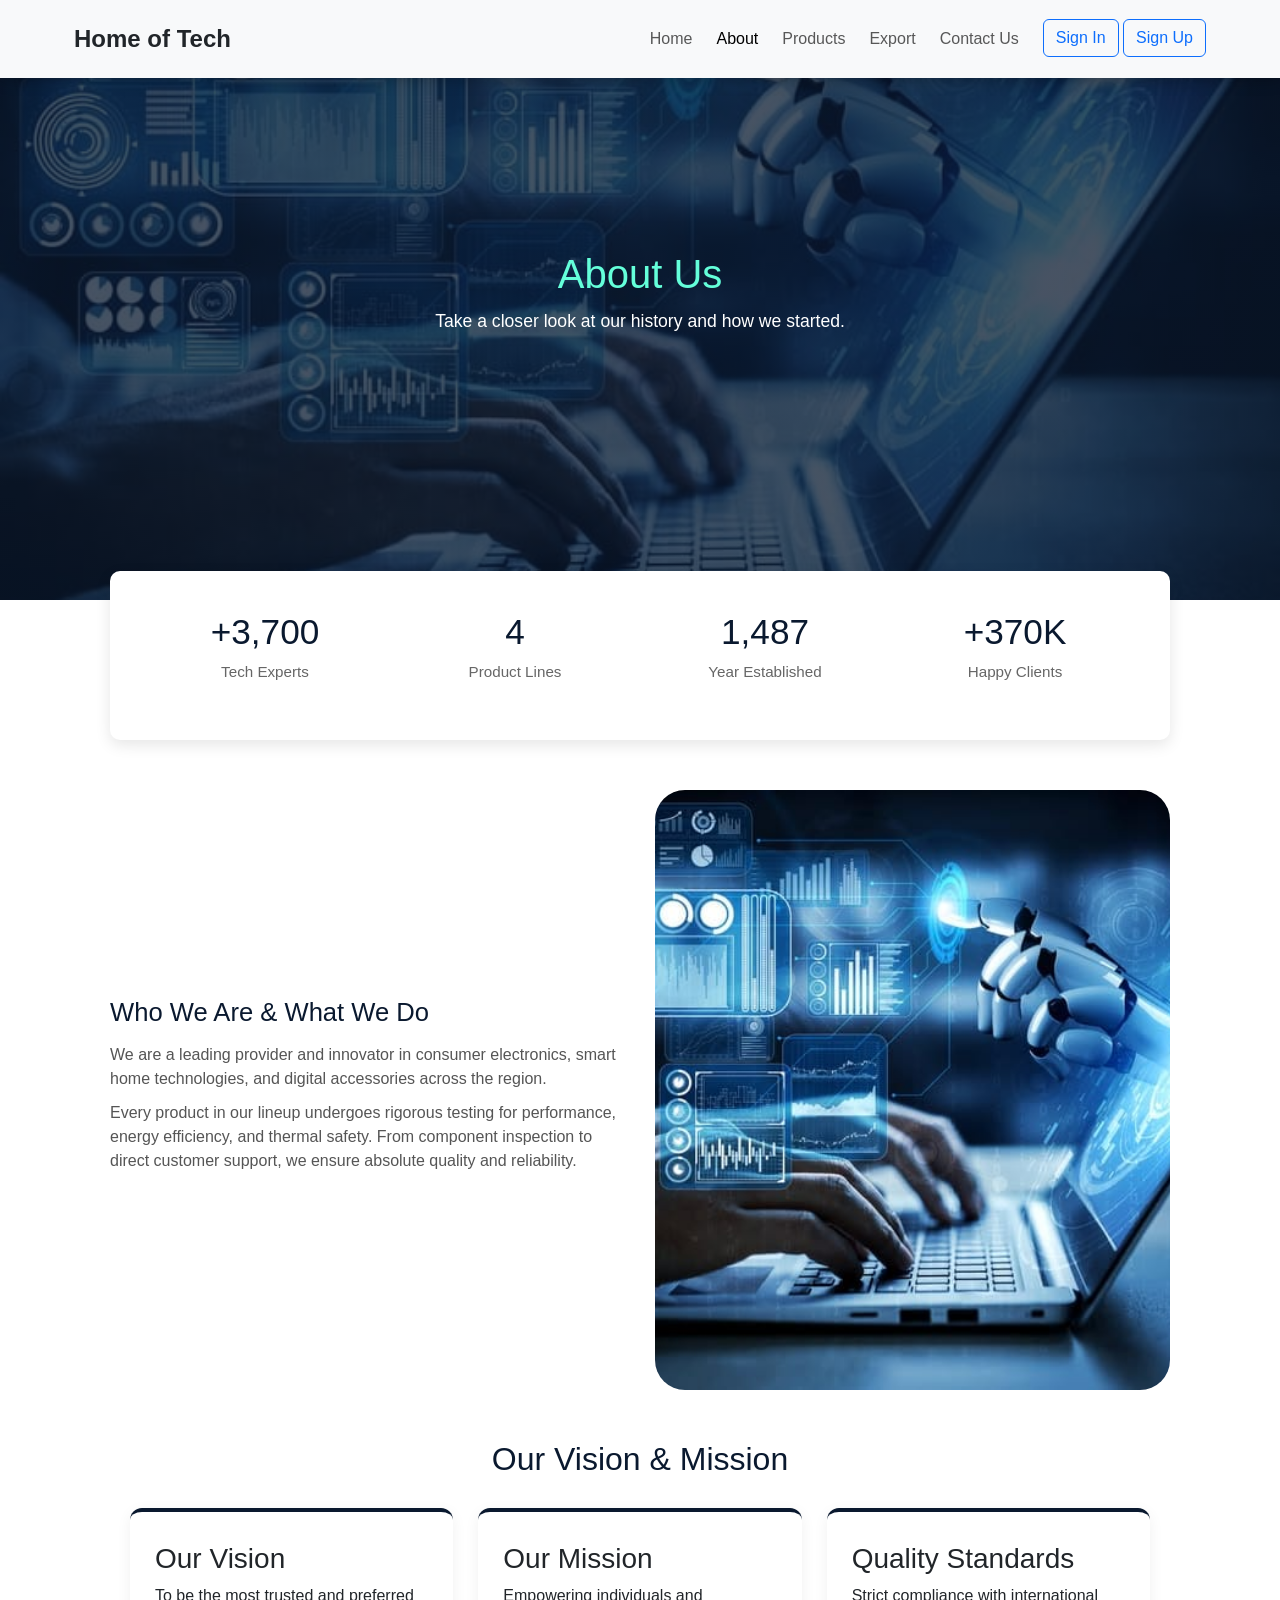
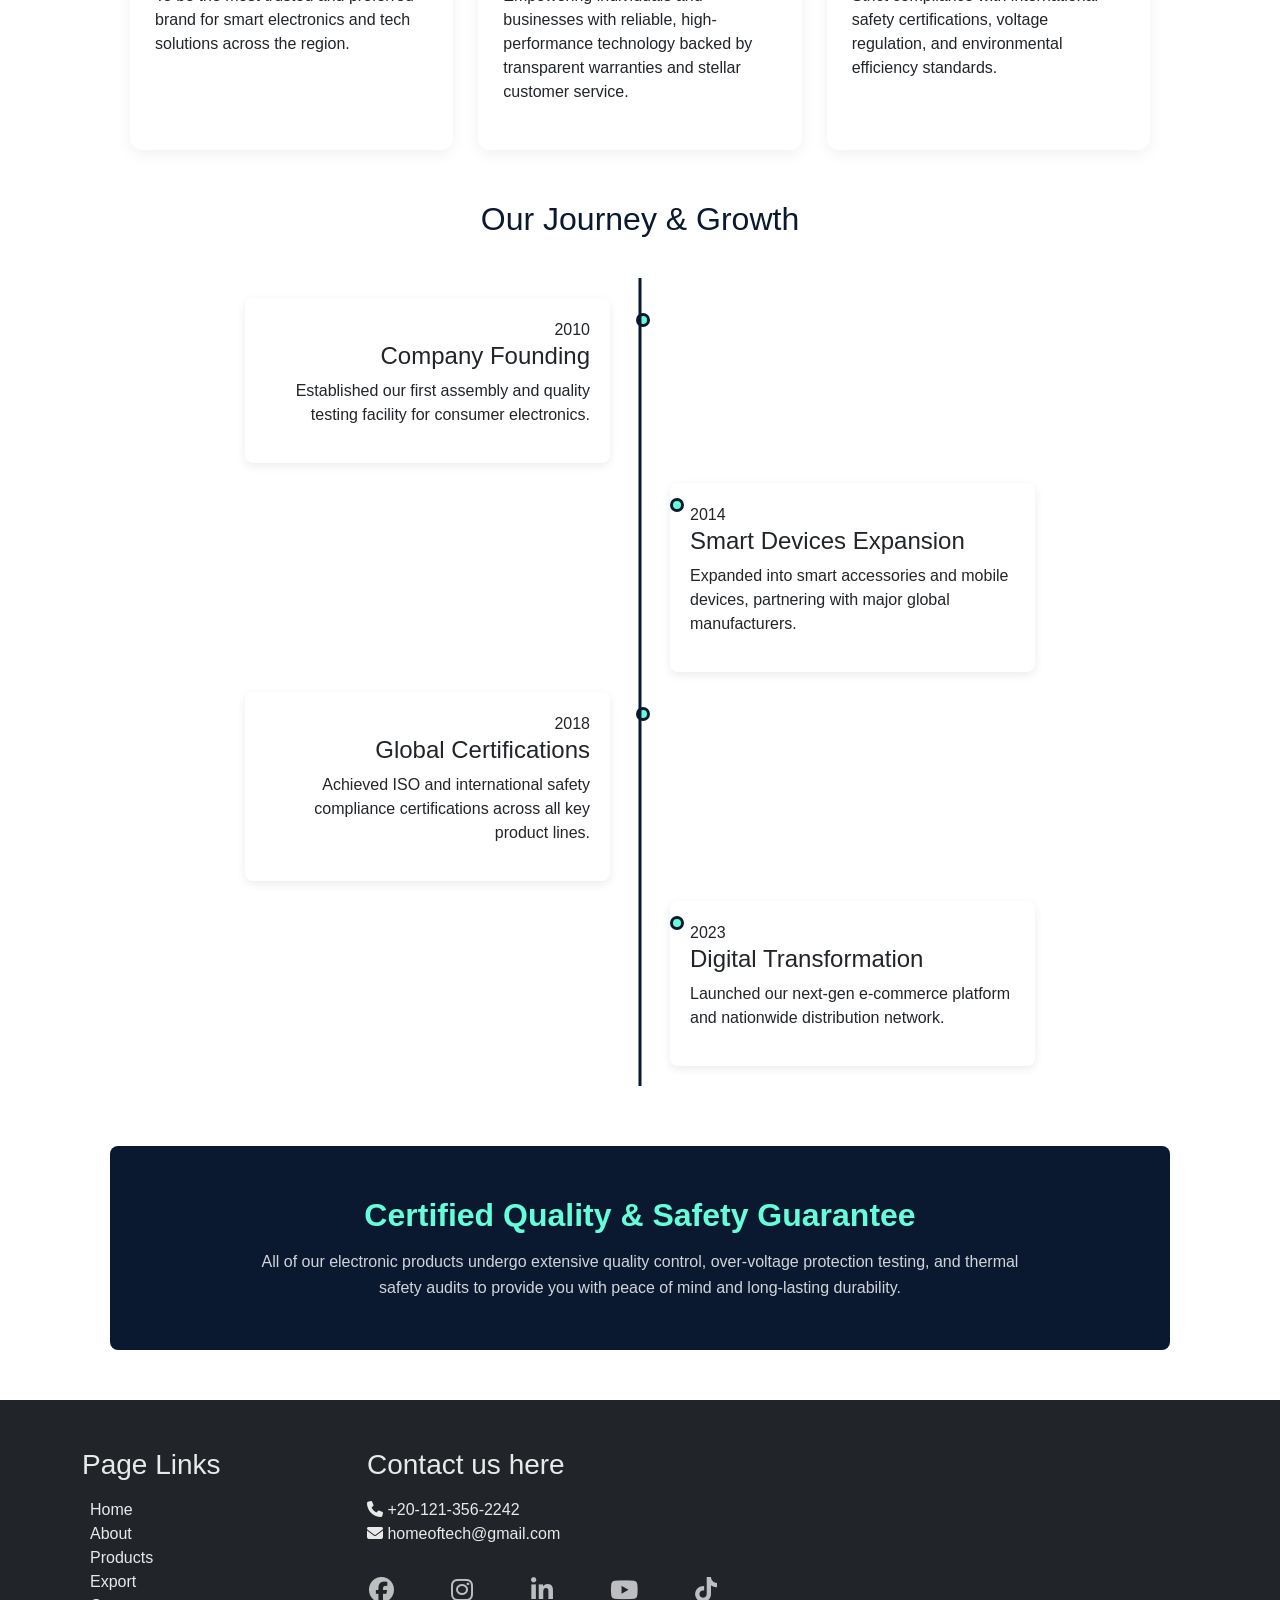
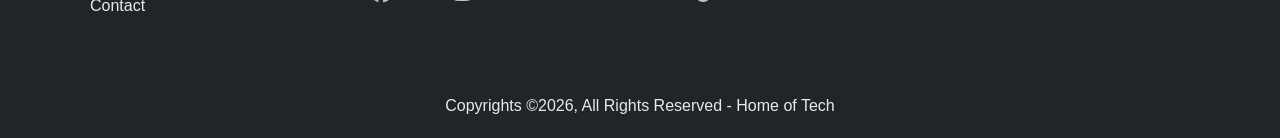
<file: html/about.html>
<!DOCTYPE html>
<html lang="en">

<head>
    <meta charset="UTF-8">
    <meta name="viewport" content="width=device-width, initial-scale=1.0">
    <title>About Us</title>
    <link rel="stylesheet" href="https://cdnjs.cloudflare.com/ajax/libs/font-awesome/6.5.1/css/all.min.css">
    <link rel="stylesheet" href="../css/about.css">
    <link rel="stylesheet" href="../css/general.css">
    <link rel="stylesheet" href="../css/bootstrap.min.css">
</head>

<body>
    <header>
        <!-- nav -->
        <nav class="navbar navbar-expand-lg bg-body-tertiary position-fixed 
        top-0 start-0 end-0 z-20 shadow-md">
            <div class="container p-2 px-1">
                <a href="../index.html" class="navbar-brand fw-bold text-dark fs-4 ">Home of Tech</a>
                <button class="navbar-toggler" type="button" data-bs-toggle="collapse" data-bs-target="#navContent">
                    <span class="navbar-toggler-icon"></span>
                </button>

                <div class="collapse navbar-collapse" id="navContent">
                    <ul class="navbar-nav gap-4 ms-auto ps-3">
                        <li class="nav-item">
                            <a href="../index.html" class="nav-link px-0 px-0">Home</a>
                        </li>

                        <li class="nav-item">
                            <a href="../html/about.html" class="nav-link px-0 active">About</a>
                        </li>

                        <li class="nav-item">
                            <a href="../html/products.html" class="nav-link px-0">Products</a>
                        </li>

                        <li class="nav-item">
                            <a href="../html/export.html" class="nav-link px-0">Export</a>
                        </li>

                        <li class="nav-item">
                            <a href="../html/contact.html" class="nav-link px-0">Contact Us</a>
                        </li>

                        <li class="nav-item" id="buttons">
                            <a href="../html/login.html" class="text-decoration-none">
                                <button class="btn btn-outline-primary">Sign In</button>
                            </a>

                            <a href="../html/register.html" class="text-decoration-none">
                                <button class="btn btn-outline-primary">Sign Up</button>
                            </a>
                        </li>

                        <li class="userInfo d-none"></li>
                    </ul>
                </div>
            </div>
        </nav>
    </header>

    <!-- main banner -->
    <div class="main-banner">
        <div class="banner-text">
            <h1>About Us</h1>
            <p>Take a closer look at our history and how we started.</p>
        </div>
    </div>

    <div class="page-container">

        <!-- numbers section -->
        <div class="numbers-box">
            <div class="num-item">
                <h3>+5,000</h3>
                <p>Tech Experts</p>
            </div>
            <div class="num-item">
                <h3>6</h3>
                <p>Product Lines</p>
            </div>
            <div class="num-item">
                <h3>2010</h3>
                <p>Year Established</p>
            </div>
            <div class="num-item">
                <h3>+500K</h3>
                <p>Happy Clients</p>
            </div>
        </div>

        <!-- about section -->
        <div class="about-flex">
            <div class="about-info">
                <h3>Who We Are & What We Do</h3>
                <p>We are a leading provider and innovator in consumer electronics, smart home technologies, and digital
                    accessories across the region.</p>
                <p>Every product in our lineup undergoes rigorous testing for performance, energy efficiency, and
                    thermal safety. From component inspection to direct customer support, we ensure absolute quality and
                    reliability.</p>
            </div>
            <div class="about-img">
                <img src="../images/aboutimg.jpeg" alt="about us image">
            </div>
        </div>

        <!-- vision section -->
        <div class="title-center">
            <h2>Our Vision & Mission</h2>
        </div>

        <div class="cards-wrapper">
            <div class="box-card">
                <h3>Our Vision</h3>
                <p>To be the most trusted and preferred brand for smart electronics and tech solutions across the
                    region.</p>
            </div>
            <div class="box-card">
                <h3>Our Mission</h3>
                <p>Empowering individuals and businesses with reliable, high-performance technology backed by
                    transparent warranties and stellar customer service.</p>
            </div>
            <div class="box-card">
                <h3>Quality Standards</h3>
                <p>Strict compliance with international safety certifications, voltage regulation, and environmental
                    efficiency standards.</p>
            </div>
        </div>

        <!-- timeline -->
        <div class="title-center">
            <h2>Our Journey & Growth</h2>
        </div>

        <div class="history-timeline">
            <div class="timeline-box left">
                <div class="box-content">
                    <span class="year-tag">2010</span>
                    <h4>Company Founding</h4>
                    <p>Established our first assembly and quality testing facility for consumer electronics.</p>
                </div>
            </div>

            <div class="timeline-box right">
                <div class="box-content">
                    <span class="year-tag">2014</span>
                    <h4>Smart Devices Expansion</h4>
                    <p>Expanded into smart accessories and mobile devices, partnering with major global manufacturers.
                    </p>
                </div>
            </div>

            <div class="timeline-box left">
                <div class="box-content">
                    <span class="year-tag">2018</span>
                    <h4>Global Certifications</h4>
                    <p>Achieved ISO and international safety compliance certifications across all key product lines.</p>
                </div>
            </div>

            <div class="timeline-box right">
                <div class="box-content">
                    <span class="year-tag">2023</span>
                    <h4>Digital Transformation</h4>
                    <p>Launched our next-gen e-commerce platform and nationwide distribution network.</p>
                </div>
            </div>
        </div>

        <!-- bottom banner -->
        <div class="bottom-box">
            <h3>Certified Quality & Safety Guarantee</h3>
            <p>All of our electronic products undergo extensive quality control, over-voltage protection testing, and
                thermal safety audits to provide you with peace of mind and long-lasting durability.</p>
        </div>
    </div>

    <!-- footer -->
    <!-- footer -->
    <footer class="bg-dark">
        <div class="container py-5">
            <div class="row">
                <div class="links col-md-3">
                    <h3>Page Links</h3>
                    <ul class="p-2">
                        <li><a href="../index.html">Home</a></li>
                        <li><a href="../html/about.html">About</a></li>
                        <li><a href="../html/products.html">Products</a></li>
                        <li><a href="../html/export.html">Export</a></li>
                        <li><a href="../html/contact.html">Contact</a></li>
                    </ul>
                </div>

                <div class="col-md-3 d-flex flex-column contact">
                    <h3>Contact us here</h3>
                    <ul class="ps-0 py-2">
                        <li>
                            <i class="fa-solid fa-phone"></i>
                            <span>+20-121-356-2242<span>
                        </li>
                        <li>
                            <i class="fa-solid fa-envelope"></i>
                            <span>homeoftech@gmail.com</span>
                        </li>
                    </ul>
                    <div class="icons gap-2 d-flex justify-content-lg-between">
                        <a href="#"><i class="fa-brands fa-facebook"></i></a>
                        <a href="#"><i class="fa-brands fa-instagram"></i></a>
                        <a href="#"><i class="fa-brands fa-linkedin-in"></i></a>
                        <a href="#"><i class="fa-brands fa-youtube"></i></a>
                        <a href="#"><i class="fa-brands fa-tiktok"></i></a>
                    </div>
                </div>
            </div>
        </div>
        <p class="copy py-1">Copyrights &copy;2026, All Rights Reserved - Home of Tech</p>
    </footer>

    <script src="../js/about.js"></script>
    <script src="../js/user.js"></script>
    <script src="../js/bootstrap.bundle.min.js"></script>
</body>

</html>
</file>
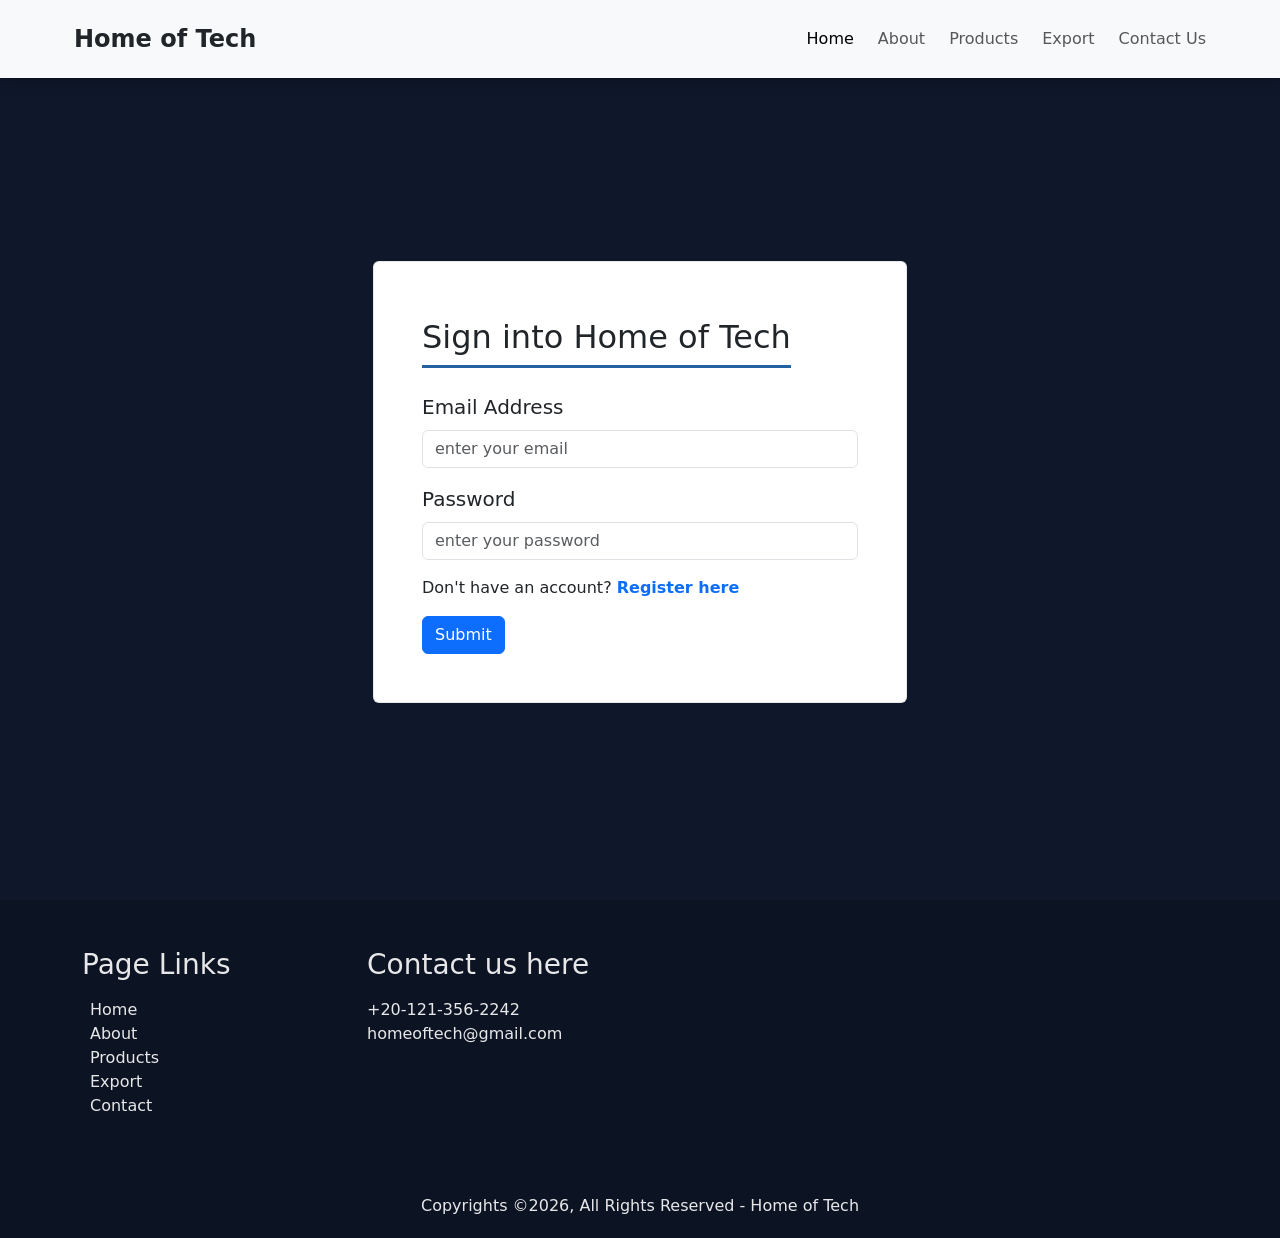
<file: html/login.html>
<!DOCTYPE html>
<html lang="en">

<head>
    <meta charset="UTF-8">
    <meta name="viewport" content="width=device-width, initial-scale=1.0">
    <link rel="stylesheet" href="../css/bootstrap.min.css">
    <link rel="stylesheet" href="../css/general.css">
    <title>Login</title>
</head>

<body style="background-color: #0f172a;">
    <header>
        <nav class="navbar navbar-expand-lg bg-body-tertiary position-fixed 
        top-0 start-0 end-0 z-20 shadow-md">
            <div class="container p-2 px-1">
                <a href="../index.html" class="navbar-brand fw-bold text-dark fs-4 ">Home of Tech</a>
                <button class="navbar-toggler" type="button" data-bs-toggle="collapse" data-bs-target="#navContent">
                    <span class="navbar-toggler-icon"></span>
                </button>

                <div class="collapse navbar-collapse" id="navContent">
                    <ul class="navbar-nav gap-4 ms-auto ps-3">
                        <li class="nav-item">
                            <a href="../index.html" class="nav-link px-0 px-0 active">Home</a>
                        </li>

                        <li class="nav-item">
                            <a href="../html/about.html" class="nav-link px-0">About</a>
                        </li>

                        <li class="nav-item">
                            <a href="../html/products.html" class="nav-link px-0">Products</a>
                        </li>

                        <li class="nav-item">
                            <a href="../html/export.html" class="nav-link px-0">Export</a>
                        </li>

                        <li class="nav-item">
                            <a href="../html/contact.html" class="nav-link px-0">Contact Us</a>
                        </li>
                    </ul>
                </div>
            </div>
        </nav>
    </header>

    <!-- form container -->
    <div class="container d-flex flex-row justify-content-center align-items-center min-vh-100 pt-5">
        <div class="row w-100 justify-content-center">
            <div class="col-12 col-md-8 col-lg-6">
                <form id="form"
                    class="mt-3 border border-1 border-dark border-opacity-10 p-3 p-md-5 rounded-2 bg-white">
                    <h1 class="fs-2 py-2 border-bottom-myPrim w-fit mb-4">Sign into Home of Tech</h1>
                    <div class="mb-3">
                        <label for="email" class="form-label text-dark fs-5">Email Address</label>
                        <input type="email" class="form-control" id="email" placeholder="enter your email">
                    </div>
                    <div class="mb-3">
                        <label for="password" class="form-label fs-5">Password</label>
                        <input type="password" class="form-control" id="password" placeholder="enter your password">
                    </div>
                    <p id="formError" class="text-danger"></p>
                    <p>Don't have an account? <a href="../html/register.html"
                            class="fw-bold text-decoration-none">Register here</a></p>
                    <button type="submit" class="btn btn-primary">Submit</button>
                </form>
            </div>
        </div>
    </div>

    <!-- footer -->
    <footer style="background-color: #0c1322;">
        <div class="container py-5">
            <div class="row">
                <div class="links col-md-3">
                    <h3>Page Links</h3>
                    <ul class="p-2">
                        <li><a href="../index.html">Home</a></li>
                        <li><a href="../html/about.html">About</a></li>
                        <li><a href="../html/products.html">Products</a></li>
                        <li><a href="../html/export.html">Export</a></li>
                        <li><a href="../html/contact.html">Contact</a></li>
                    </ul>
                </div>

                <div class="col-md-3 d-flex flex-column contact">
                    <h3>Contact us here</h3>
                    <ul class="ps-0 py-2">
                        <li>
                            <i class="fa-solid fa-phone"></i>
                            <span>+20-121-356-2242<span>
                        </li>
                        <li>
                            <i class="fa-solid fa-envelope"></i>
                            <span>homeoftech@gmail.com</span>
                        </li>
                    </ul>
                    <div class="icons gap-2 d-flex justify-content-lg-between">
                        <a href="#"><i class="fa-brands fa-facebook"></i></a>
                        <a href="#"><i class="fa-brands fa-instagram"></i></a>
                        <a href="#"><i class="fa-brands fa-linkedin-in"></i></a>
                        <a href="#"><i class="fa-brands fa-youtube"></i></a>
                        <a href="#"><i class="fa-brands fa-tiktok"></i></a>
                    </div>
                </div>
            </div>
        </div>
        <p class="copy py-1">Copyrights &copy;2026, All Rights Reserved - Home of Tech</p>
    </footer>

    <script src="../js/login.js"></script>
    <script src="../js/bootstrap.bundle.min.js"></script>
</body>

</html>
</file>
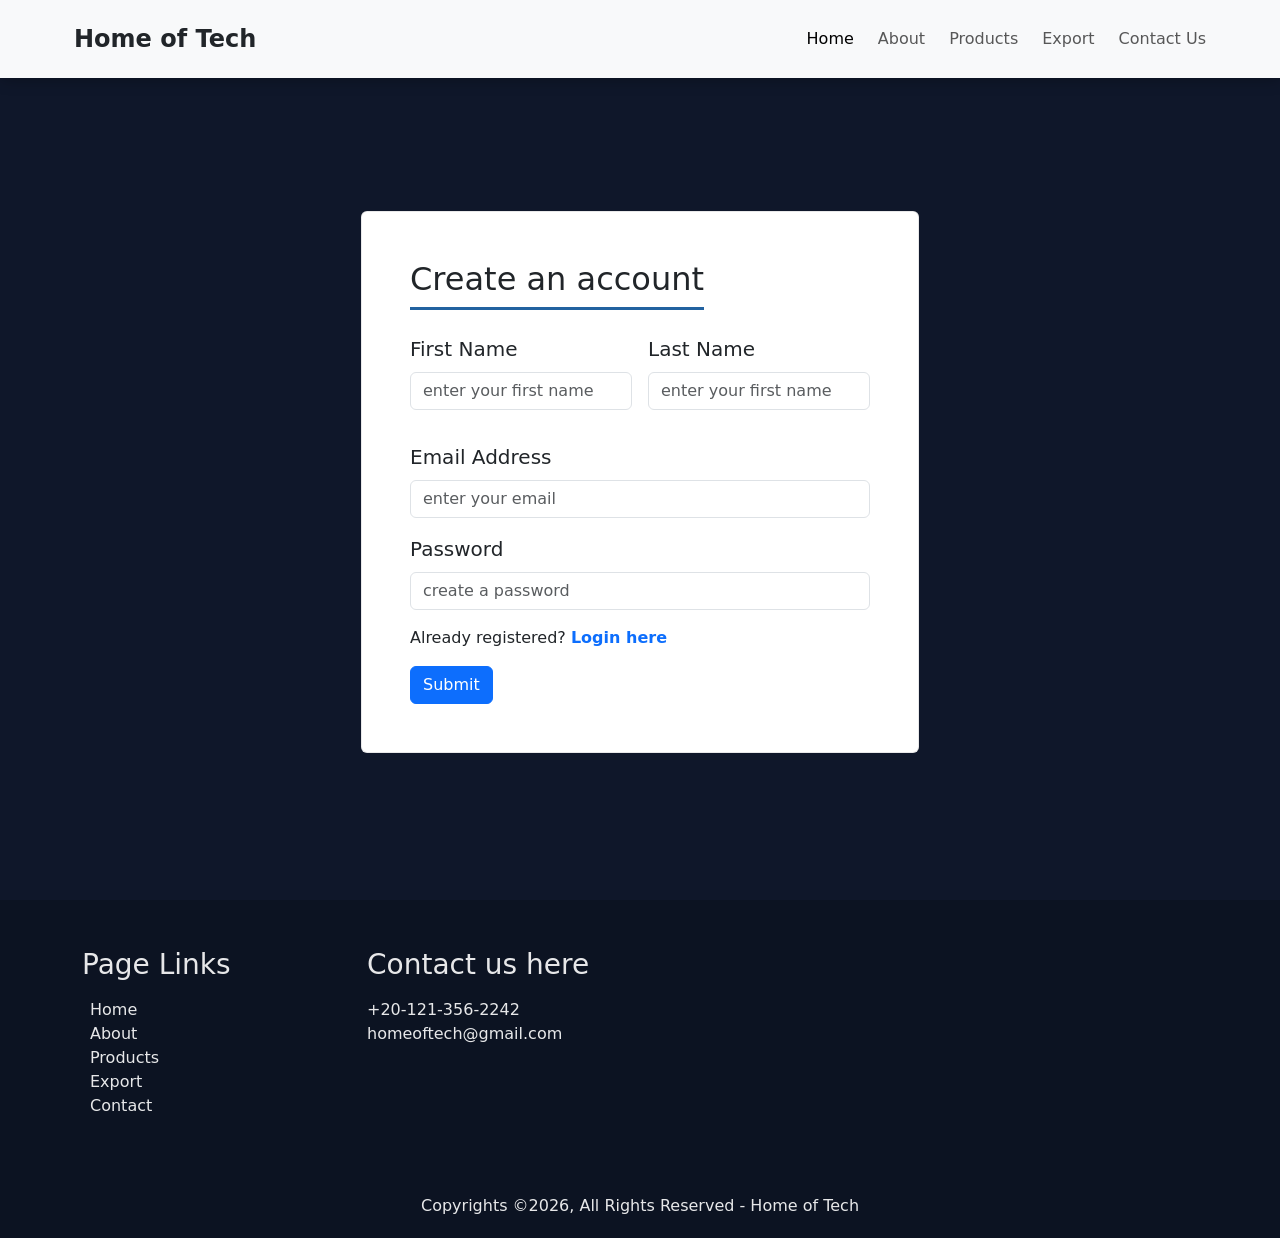
<file: html/register.html>
<!DOCTYPE html>
<html lang="en">

<head>
    <meta charset="UTF-8">
    <meta name="viewport" content="width=device-width, initial-scale=1.0">
    <link rel="stylesheet" href="../css/bootstrap.min.css">
    <link rel="stylesheet" href="../css/general.css">
    <title>Register</title>
</head>

<body style="background-color: #0f172a;">
    <header>
        <nav class="navbar navbar-expand-lg bg-body-tertiary position-fixed 
        top-0 start-0 end-0 z-20 shadow-md">
            <div class="container p-2 px-1">
                <a href="../index.html" class="navbar-brand fw-bold text-dark fs-4 ">Home of Tech</a>
                <button class="navbar-toggler" type="button" data-bs-toggle="collapse" data-bs-target="#navContent">
                    <span class="navbar-toggler-icon"></span>
                </button>

                <div class="collapse navbar-collapse" id="navContent">
                    <ul class="navbar-nav gap-4 ms-auto ps-3">
                        <li class="nav-item">
                            <a href="../index.html" class="nav-link px-0 px-0 active">Home</a>
                        </li>

                        <li class="nav-item">
                            <a href="../html/about.html" class="nav-link px-0">About</a>
                        </li>

                        <li class="nav-item">
                            <a href="../html/products.html" class="nav-link px-0">Products</a>
                        </li>

                        <li class="nav-item">
                            <a href="../html/export.html" class="nav-link px-0">Export</a>
                        </li>

                        <li class="nav-item">
                            <a href="../html/contact.html" class="nav-link px-0">Contact Us</a>
                        </li>
                    </ul>
                </div>
            </div>
        </nav>
    </header>

    <!-- form container -->
    <div class="container d-flex flex-row justify-content-center align-items-center min-vh-100 pt-5">
        <div class="col-12 col-md-8 col-lg-6">
            <form id="form" class="mt-3 border border-1 border-dark border-opacity-10 p-3 p-md-5 rounded-2 bg-white">
                <h1 class="fs-2 pb-2 border-bottom-myPrim w-fit mb-4">Create an account</h1>
                <div class="mb-3 d-flex flex-column flex-sm-row gap-3">
                    <div class="fname flex-grow-1 flex-wrap">
                        <label for="fname" class="form-label text-dark fs-5">First Name</label>
                        <input type="text" class="form-control" id="fname" placeholder="enter your first name">
                        <p id="fnameError" class="text-danger"></p>
                    </div>
                    <div class="lname flex-grow-1 flex-wrap">
                        <label for="lname" class="form-label text-dark fs-5">Last Name</label>
                        <input type="text" class="form-control" id="lname" placeholder="enter your first name">
                        <p id="lnameError" class="text-danger"></p>
                    </div>
                </div>
                <div class="mb-3">
                    <label for="email" class="form-label fs-5">Email Address</label>
                    <input type="email" class="form-control" id="email" placeholder="enter your email">
                    <p id="emailError" class="text-danger"></p>
                </div>
                <div class="mb-3">
                    <label for="password" class="form-label fs-5">Password</label>
                    <input type="password" class="form-control" id="password" placeholder="create a password">
                    <p id="passwordError" class="text-danger"></p>
                </div>
                <p class="fs-6">Already registered? <a href="../html/login.html"
                class="fw-bold text-decoration-none">Login here</a></p>
                <p id="success" class="text-success"></p>
                <button type="submit" class="btn btn-primary">Submit</button>
            </form>
        </div>
    </div>

    <!-- footer -->
    <footer style="background-color: #0c1322;;">
        <div class="container py-5">
            <div class="row">
                <div class="links col-md-3">
                    <h3>Page Links</h3>
                    <ul class="p-2">
                        <li><a href="../index.html">Home</a></li>
                        <li><a href="../html/about.html">About</a></li>
                        <li><a href="../html/products.html">Products</a></li>
                        <li><a href="../html/export.html">Export</a></li>
                        <li><a href="../html/contact.html">Contact</a></li>
                    </ul>
                </div>

                <div class="col-md-3 d-flex flex-column contact">
                    <h3>Contact us here</h3>
                    <ul class="ps-0 py-2">
                        <li>
                            <i class="fa-solid fa-phone"></i>
                            <span>+20-121-356-2242<span>
                        </li>
                        <li>
                            <i class="fa-solid fa-envelope"></i>
                            <span>homeoftech@gmail.com</span>
                        </li>
                    </ul>
                    <div class="icons gap-2 d-flex justify-content-lg-between">
                        <a href="#"><i class="fa-brands fa-facebook"></i></a>
                        <a href="#"><i class="fa-brands fa-instagram"></i></a>
                        <a href="#"><i class="fa-brands fa-linkedin-in"></i></a>
                        <a href="#"><i class="fa-brands fa-youtube"></i></a>
                        <a href="#"><i class="fa-brands fa-tiktok"></i></a>
                    </div>
                </div>
            </div>
        </div>
        <p class="copy py-1">Copyrights &copy;2026, All Rights Reserved - Home of Tech</p>
    </footer>

    <script src="../js/register.js"></script>
    <script src="../js/bootstrap.bundle.min.js"></script>
</body>

</html>
</file>
<file: css/about.css>
* {
  margin: 0;
  padding: 0;
  box-sizing: border-box;
  font-family: Arial, Helvetica, sans-serif;
}

body {
  background-color: #f8f9fa;
  color: #333;
  line-height: 1.6;
}

/* Banner */
.main-banner {
  width: 100%;
  height: 600px;
  
  background: linear-gradient(rgba(10, 25, 47, 0.75), rgba(10, 25, 47, 0.75)), 
              url('../images/aboutimg.jpeg') center/cover no-repeat;
  background-color: #0a192f;
  display: flex;
  align-items: center;
  justify-content: center;
  text-align: center;
  color: white;
  padding: 20px;
}

.banner-text h1 {
  font-size: 2.5rem;
  color: #64ffda;
  margin-bottom: 10px;
}

.banner-text p {
  font-size: 1.1rem;
}

.page-container {
  max-width: 1100px;
  margin: 0 auto;
  padding: 50px 20px;
}

/* Stats */
.numbers-box {
  background: #fff;
  margin-top: -79px;
  border-radius: 10px;
  box-shadow: 0 5px 15px rgba(0,0,0,0.1);
  padding: 30px;
  display: flex;
  justify-content: space-between;
  flex-wrap: wrap;
  text-align: center;
}

.num-item {
  flex: 1;
  min-width: 150px;
  margin: 10px;
}

.num-item h3 {
  font-size: 2.2rem;
  color: #0a192f;
}

.num-item p {
  color: #666;
  font-size: 0.95rem;
}

/* Titles */
.title-center {
  text-align: center;
  margin: 50px 0 30px 0;
}

.title-center h2 {
  font-size: 2rem;
  color: #0a192f;
}

/* About Flex Section */
.about-flex {
  display: flex;
  align-items: center;
  gap: 30px;
  margin-top: 50px;
  flex-wrap: wrap;
}

.about-info {
  flex: 1;
  min-width: 280px;
}

.about-info h3 {
  font-size: 1.6rem;
  color: #0a192f;
  margin-bottom: 15px;
}

.about-info p {
  margin-bottom: 10px;
  color: #555;
}

.about-img {
  flex: 1;
  min-width: 280px;
}

.about-img img {
  width: 100%;
  height: 600px;
  object-fit: cover;
  border-radius: 30px;
  background-color: #ddd;
}

/* Cards Section Fix */
.cards-wrapper {
  display: flex;
  justify-content: center;
  gap: 25px; 
  flex-wrap: wrap;
  max-width: 1100px; 
  margin: 0 auto;
  padding: 0 20px;
}

.box-card {
  flex: 1;
  min-width: 320px; 
  background: #ffffff;
  padding: 30px 25px; 
  border-radius: 12px;
  border-top: 4px solid #0a192f;
  box-shadow: 0 4px 15px rgba(0,0,0,0.06);
  text-align: left;
}

/* Bottom Box / Footer */
.bottom-box {
  background: #0a192f;
  color: #fff;
  padding: 50px 30px;
  text-align: center;
  border-radius: 8px;
  margin-top: 60px;
}

.bottom-box h3 {
  color: #64ffda;
  font-size: 2rem;
  font-weight: bold;
  margin-bottom: 15px;
}

.bottom-box p {
  color: #d1d5db;
  font-size: 1rem;
  max-width: 800px;
  margin: 0 auto;
  line-height: 1.6;
}
/* Timeline Section */
.history-timeline {
  position: relative;
  max-width: 850px;
  margin: 40px auto;
  padding: 10px 0;
}

.history-timeline::after {
  content: '';
  position: absolute;
  width: 3px;
  background: #0a192f;
  top: 0;
  bottom: 0;
  left: 50%;
  transform: translateX(-50%);
}

.timeline-box {
  padding: 10px 30px;
  width: 50%;
  position: relative;
  box-sizing: border-box;
}

.timeline-box.left {
  left: 0;
  text-align: right;
}

.timeline-box.right {
  left: 50%;
  text-align: left;
}

.box-content {
  background: #fff;
  padding: 20px;
  border-radius: 8px;
  box-shadow: 0 3px 10px rgba(0,0,0,0.08);
}
.timeline-box::after {
  content: '';
  position: absolute;
  width: 14px;
  height: 14px;
  background-color: #64ffda;
  border: 3px solid #0a192f;
  border-radius: 50%;
  top: 25px;
  z-index: 1;
}

.timeline-box.left::after {
  right: -10px;
}
</file>
<file: css/general.css>
/* general */
* {
    list-style: none;
}

:root {
    --primary-color: #222;
    --accent-color: #2262A0;
}

.border-bottom-myPrim {
    border-bottom: 3px solid var(--accent-color);
}

.w-fit {
    width: fit-content;
}

.text-white-75 {
    color: rgba(255, 255, 255, 0.75);
}

.text-white-100-hover:hover {
    color: white;
}

.shadow-md {
    box-shadow: 1px 1px 15px 0px rgba(0, 0, 0, 0.301);
}

.z-20 {
    z-index: 20;
}

/* nav */
@media screen and (max-width: 991px) {
    .navbar-nav {
        gap: 0.5rem !important;
    }
}

@media screen and (max-width: 991px) {
    .navbar-nav .nav-link {
        padding-left: 0.5rem;
    }
}

.nav-item a:hover {
    color: var(--accent-color);
    color: var(--accent-color);
}

/* footer */
footer {
    display: flex;
    flex-flow: column wrap;
    background-color: var(--primary-color);
    color: rgba(255, 255, 255, 0.9);
}

footer a {
    text-decoration: none;
    color: rgba(255, 255, 255, 0.9);;
}

footer .links ul li {
    transition: 200ms all;
}

footer .links ul li a {
    padding-bottom: 2px;
}

footer .links ul li a:hover {
    border-bottom: 1px solid rgba(255, 255, 255, 0.7);
}

footer .links ul li:hover {
    transform: translateY(-2px);
}

footer .contact {
    flex: 0 0 auto;
    width: 100%;
}

@media screen and (min-width: 768px) {
    footer .contact {
        width: 33%;
    }
}

footer .contact .icons a {
    padding: 2px;
    font-size: 25px;
    transition: 250ms all;
    text-decoration: none;
    color: rgba(255, 255, 255, 0.7);
}

footer .contact .icons a:hover {
    color:white;
}

footer .copy {
    text-align: center;
}

/* back to top */
#backToTop {
    display: none;
    position: fixed;
    bottom: 25px;
    right: 25px;
    z-index: 1000;
    border: none;
    border-radius: 50%;
    width: 45px;
    height: 45px;
    background-color: #0f2d59;
    color: white;
    font-size: 20px;
    cursor: pointer;
}

#backToTop:hover {
    background-color: #2b6cb0;
}
</file>
